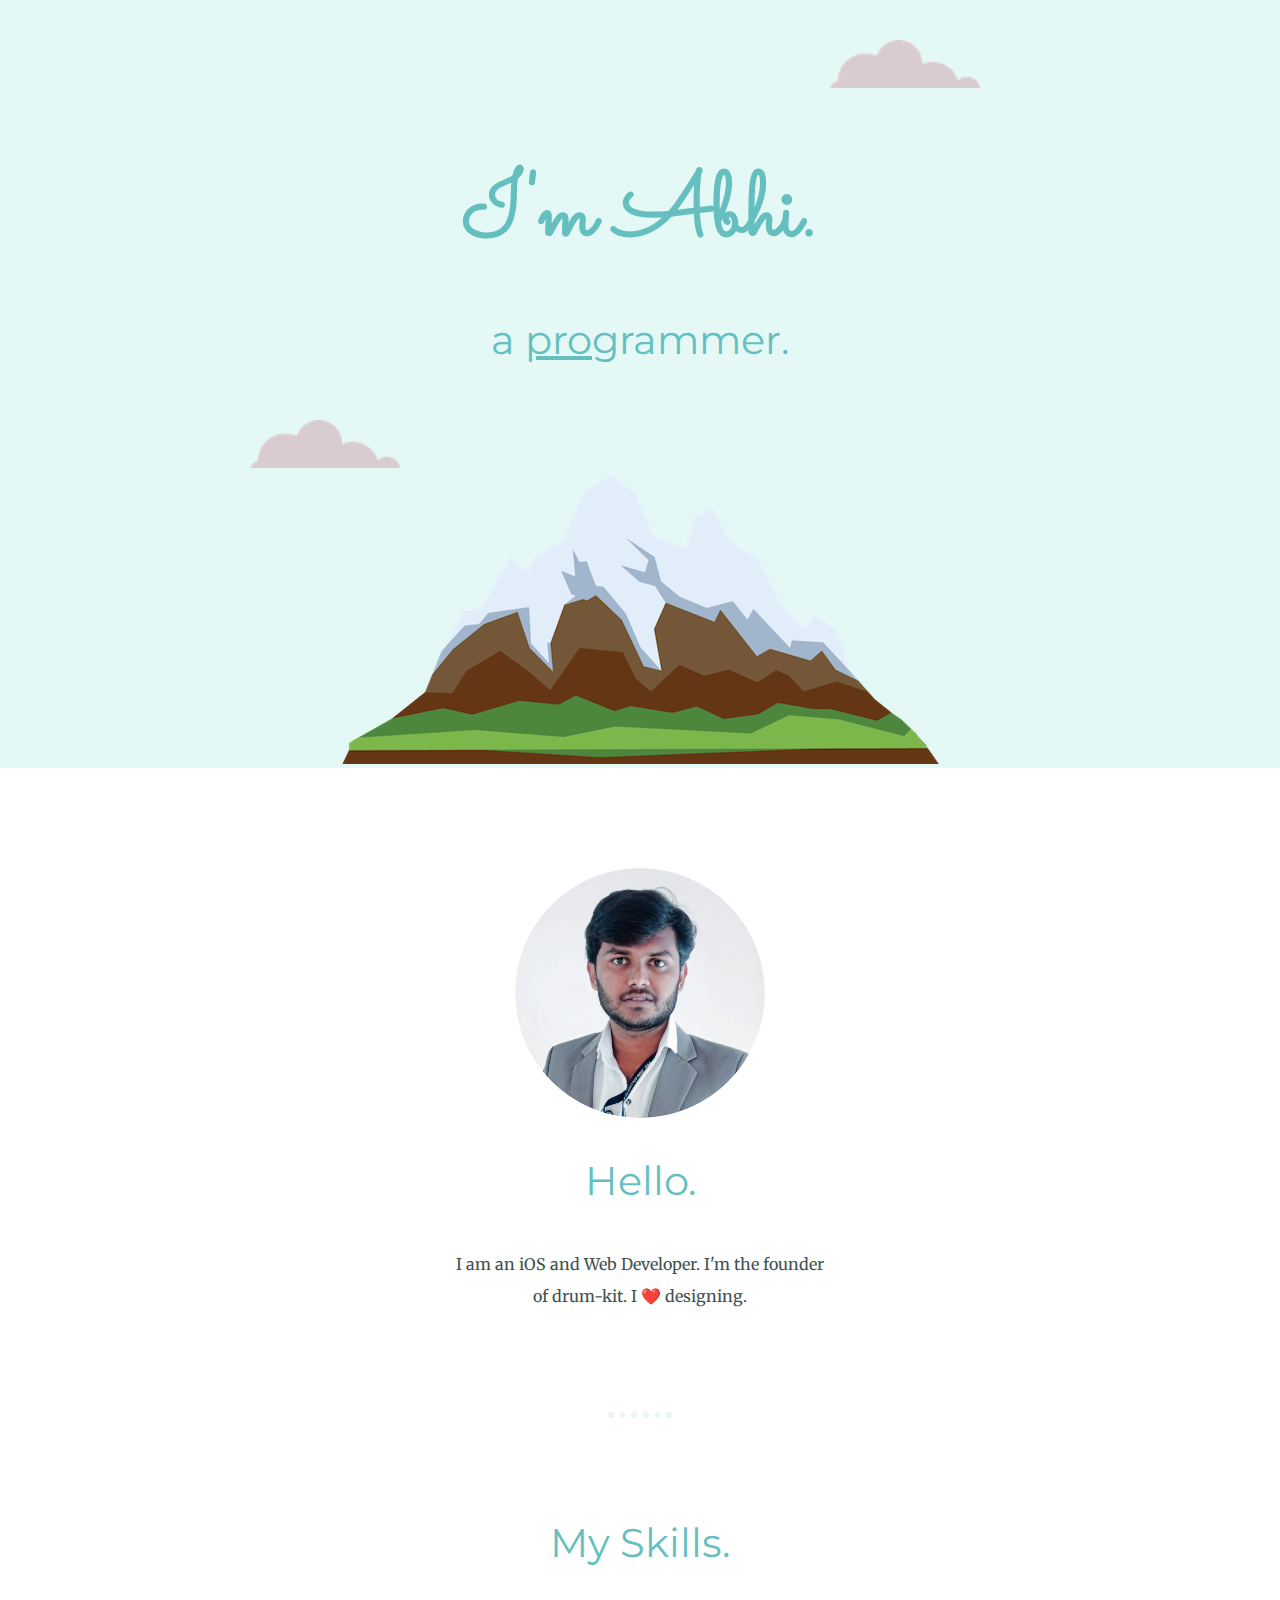
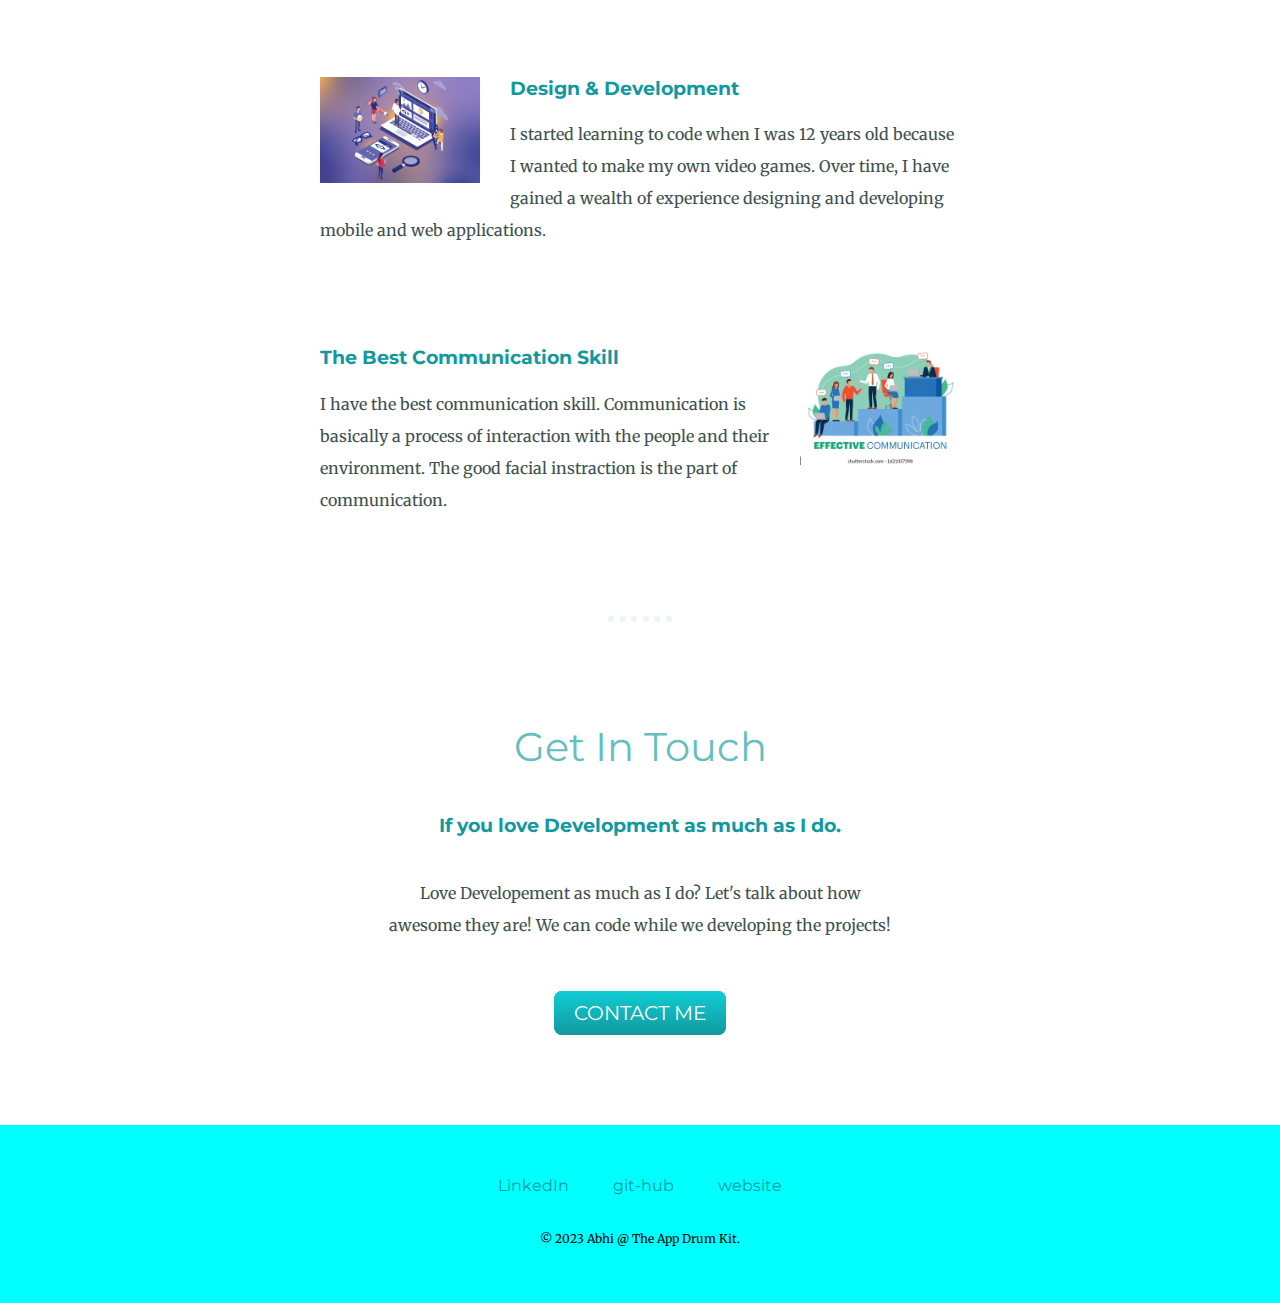
<file: index.html>
<!DOCTYPE html>
<html>

<head>
  <meta charset="utf-8">
  <title>Abhi Panchgalle</title>
  <link rel="stylesheet" href="styles.css">
  <link href="https://fonts.googleapis.com/css?family=Merriweather|Montserrat|Sacramento" rel="stylesheet">
  <link rel="icon" href="favicon.ico">
</head>

<body>
  <div class="top-container">
    <img class="top-cloud" src="cloud.png" alt="cloud">
    <div class="title-text">
      <h1>I'm Abhi.</h1>
      <h2>a <span class="pro">pro</span>grammer.</h2>
    </div>
    <img class="bottom-cloud" src="cloud.png" alt="cloud">
    <img class="mountain" src="mountain.png" alt="mountain-img">
  </div>

  <div class="middle-container">
    <div class="profile">
      <img src="im.png" alt="abhi-profile-img" style="border-radius: 50%; width: 250px; height:250px; object-fit: cover;">
      <h2>Hello.</h2>
      <p class="intro">I am an iOS and Web Developer. I'm the founder of drum-kit. I ❤️ designing.</p>
    </div>
    <hr>
    <div class="skills">
      <h2>My Skills.</h2>
      <div class="skill-row">
        <img class="web-img" src="web.jpg" alt="web-img">

        <h3>Design & Development</h3>
        <p>I started learning to code when I was 12 years old because I wanted to make my own video games. Over time, I have gained a wealth of experience designing and developing mobile and web applications.</p>

      </div>
      <div class="skill-row">
        <img class="chilli-img" src="Communication.png" alt="chillies-img">

        <h3>The Best Communication Skill </h3>
        <p>I have the best communication skill. Communication is basically a process of interaction with the people and their environment. The good facial instraction is the part of communication.</p>

      </div>
    </div>
    <hr>
    <div class="contact-me">
      <h2>Get In Touch</h2>
      <h3>If you love Development as much as I do.</h3>
      <p class="contact-message">Love Developement as much as I do? Let's talk about how awesome they are! We can code while we developing the projects!</p>
      <a class="btn" href="index1.html" style="left: 15px;">CONTACT ME</a>
    </div>
  </div>


  <div class="bottom-container">
    <a class="footer-link" href="https://www.linkedin.com/in/abhishek-panchgalle-782b48265?lipi=urn%3Ali%3Apage%3Ad_flagship3_profile_view_base_contact_details%3B023zXLpnSwygT6%2FzVZkiZQ%3D%3D">LinkedIn</a>
    <a class="footer-link" href="https://github.com/Abhipanchgalle">git-hub</a>
    <a class="footer-link" href="https://abhipanchgalle.github.io/drum-kit1/">website</a>
    
    <p class="copyright">© 2023 Abhi  @ The App Drum Kit.</p>
  </div>
</body>

</html>
</file>
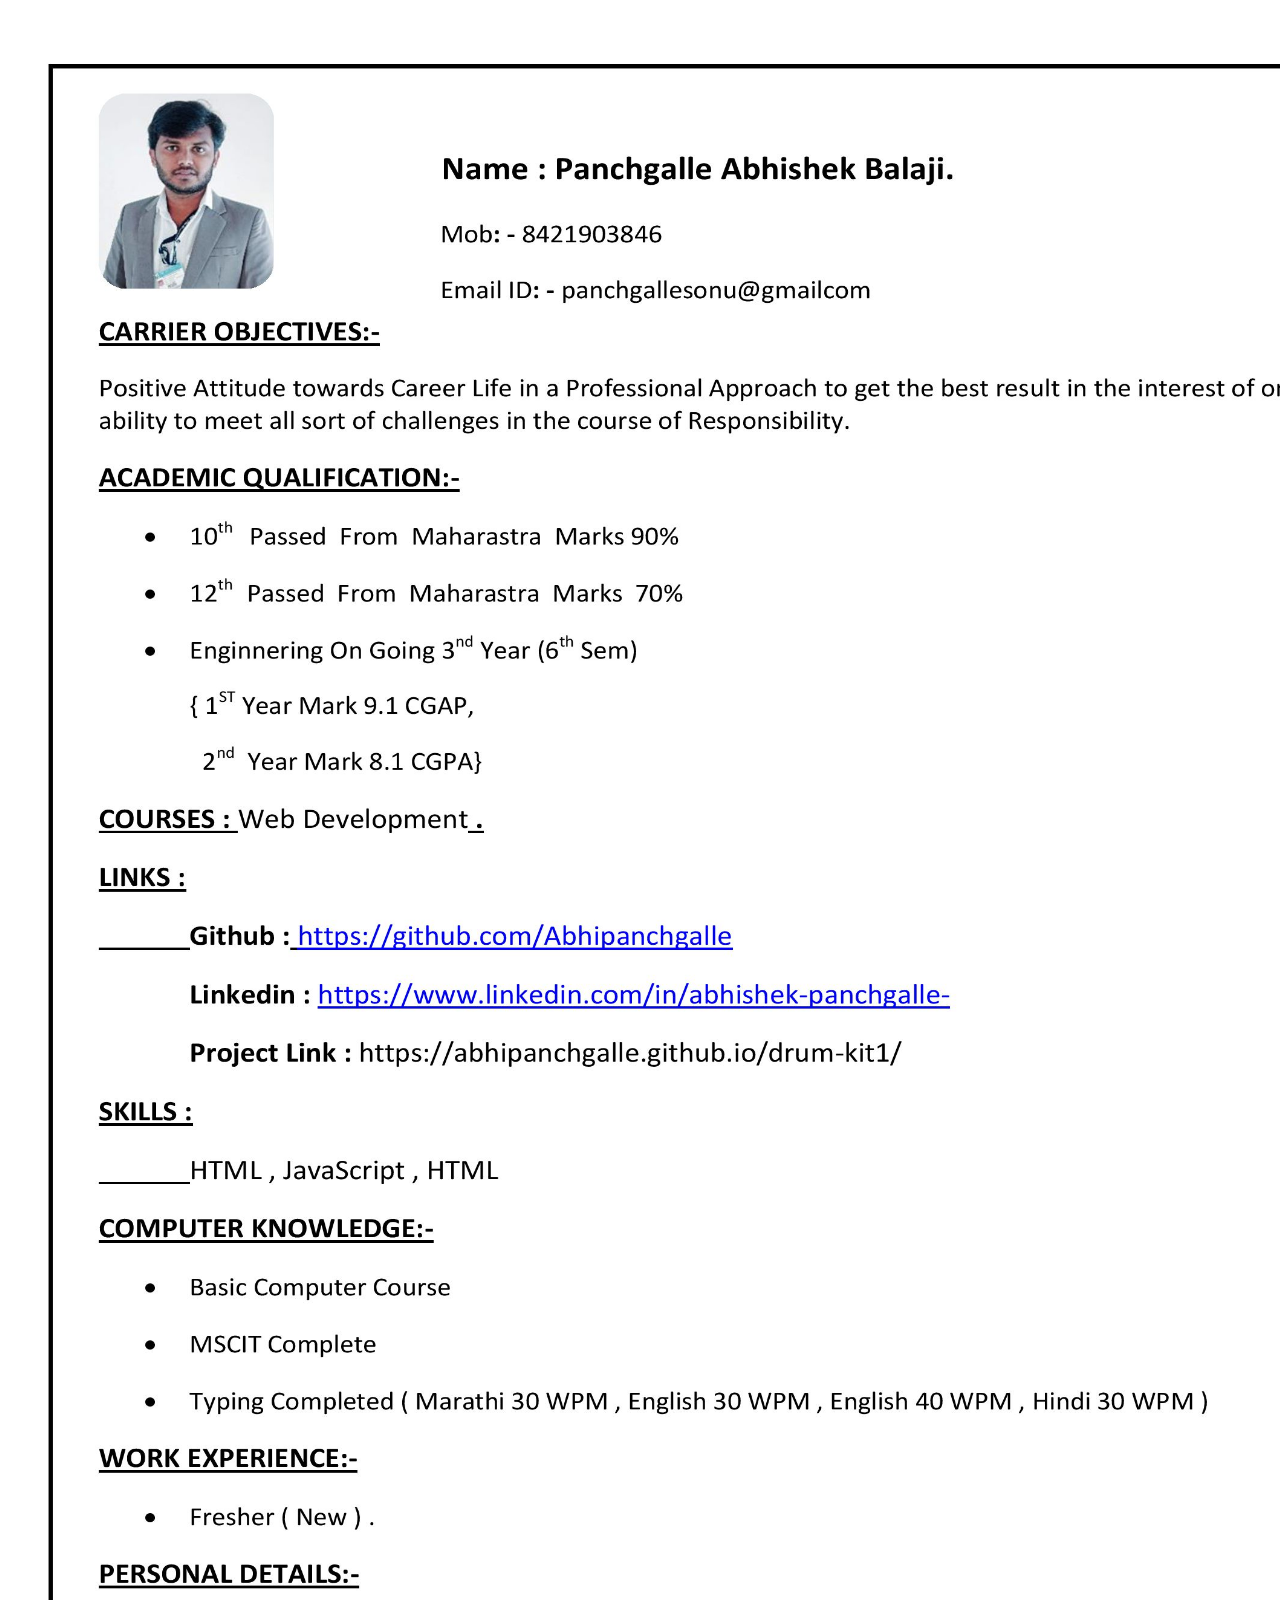
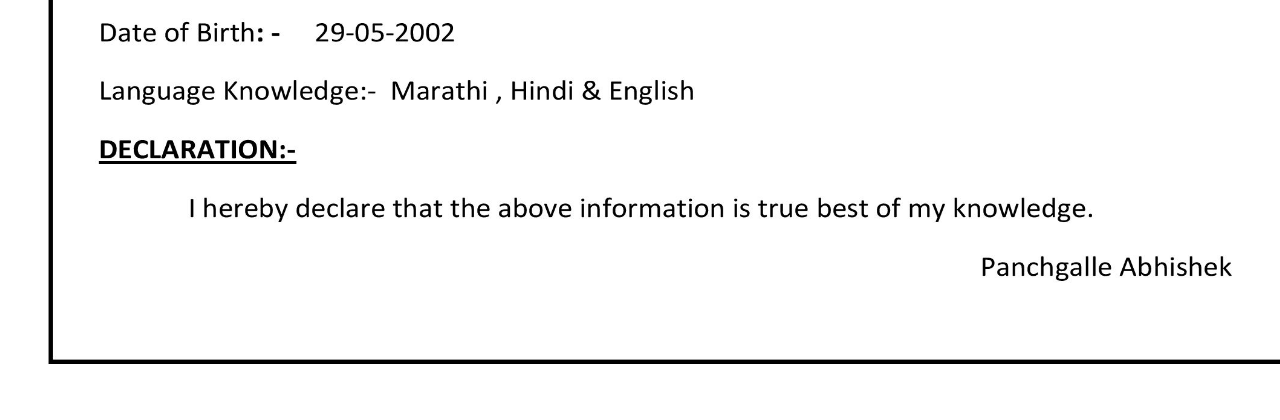
<file: index1.html>
<!DOCTYPE html>
<html lang="en">
<head>
    <meta charset="UTF-8">
    <meta http-equiv="X-UA-Compatible" content="IE=edge">
    <meta name="viewport" content="width=device-width, initial-scale=1.0">
    <title>resume</title>
</head>
<body>
    <img src="resume.jpg" alt="" style="height: 2000px; width: 1500px;">
</body>
</html>
</file>
<file: styles.css>
body {
  color: #40514E;
  margin: 0;
  text-align: center;
  font-family: 'Merriweather', serif;
}

h1 {
  color: #66BFBF;
  font-size: 5.625rem;
  margin: 50px auto 0 auto;
  font-family: 'Sacramento', cursive;
}

h2 {
  color: #66BFBF;
  font-family: 'Montserrat', sans-serif;
  font-size: 2.5rem;
  font-weight: normal;
  padding-bottom: 10px;
}

h3 {
  color: #11999E;
  font-family: 'Montserrat', sans-serif;
}

p {
  line-height: 2;
}

hr {
  border: dotted #EAF6F6 6px;
  border-bottom: none;
  width: 4%;
  margin: 100px auto;
}

a{
  color: #11999E;
  font-family: 'Montserrat', sans-serif;
  margin: 10px 20px;
  text-decoration: none;
}

a:hover {
  color: #EAF6F6;
}

.top-container {
  background-color: #E4F9F5;
  position: relative;
  padding-top: 100px;
}

.middle-container {
  margin: 100px 0;
}

.bottom-container {
  background-color: cyan;
  padding: 50px 0 20px;
}

.skill-row {
  width: 50%;
  margin: 100px auto 100px auto;
  text-align: left;
}

.pro {
  text-decoration: underline;
}

.intro {
  width: 30%;
  margin: auto;
}

.contact-message {
  width: 40%;
  margin: 40px auto 60px;
}

.copyright {
  color: black;
  font-size: 0.75rem;
  padding: 20px 0;
}

.top-cloud {
  position: absolute;
  right: 300px;
  top: 40px;
}

.bottom-cloud {
  position: absolute;
  left: 250px;
  bottom: 300px;
}

.web-img {
  width: 25%;
  float: left;
  margin-right: 30px;
}

.chilli-img {
  width: 25%;
  float: right;
  margin-left: 30px;
}

.btn {
  background: #11cdd4;
  background-image: -webkit-linear-gradient(top, #11cdd4, #11999e);
  background-image: -moz-linear-gradient(top, #11cdd4, #11999e);
  background-image: -ms-linear-gradient(top, #11cdd4, #11999e);
  background-image: -o-linear-gradient(top, #11cdd4, #11999e);
  background-image: linear-gradient(to bottom, #11cdd4, #11999e);
  -webkit-border-radius: 8;
  -moz-border-radius: 8;
  border-radius: 8px;
  font-family: 'Montserrat', sans-serif;
  color: #ffffff;
  font-size: 20px;
  padding: 10px 20px 10px 20px;
  text-decoration: none;
}

.btn:hover {
  background: #30e3cb;
  background-image: -webkit-linear-gradient(top, #30e3cb, #2bc4ad);
  background-image: -moz-linear-gradient(top, #30e3cb, #2bc4ad);
  background-image: -ms-linear-gradient(top, #30e3cb, #2bc4ad);
  background-image: -o-linear-gradient(top, #30e3cb, #2bc4ad);
  background-image: linear-gradient(to bottom, #30e3cb, #2bc4ad);
  text-decoration: none;
}
</file>
